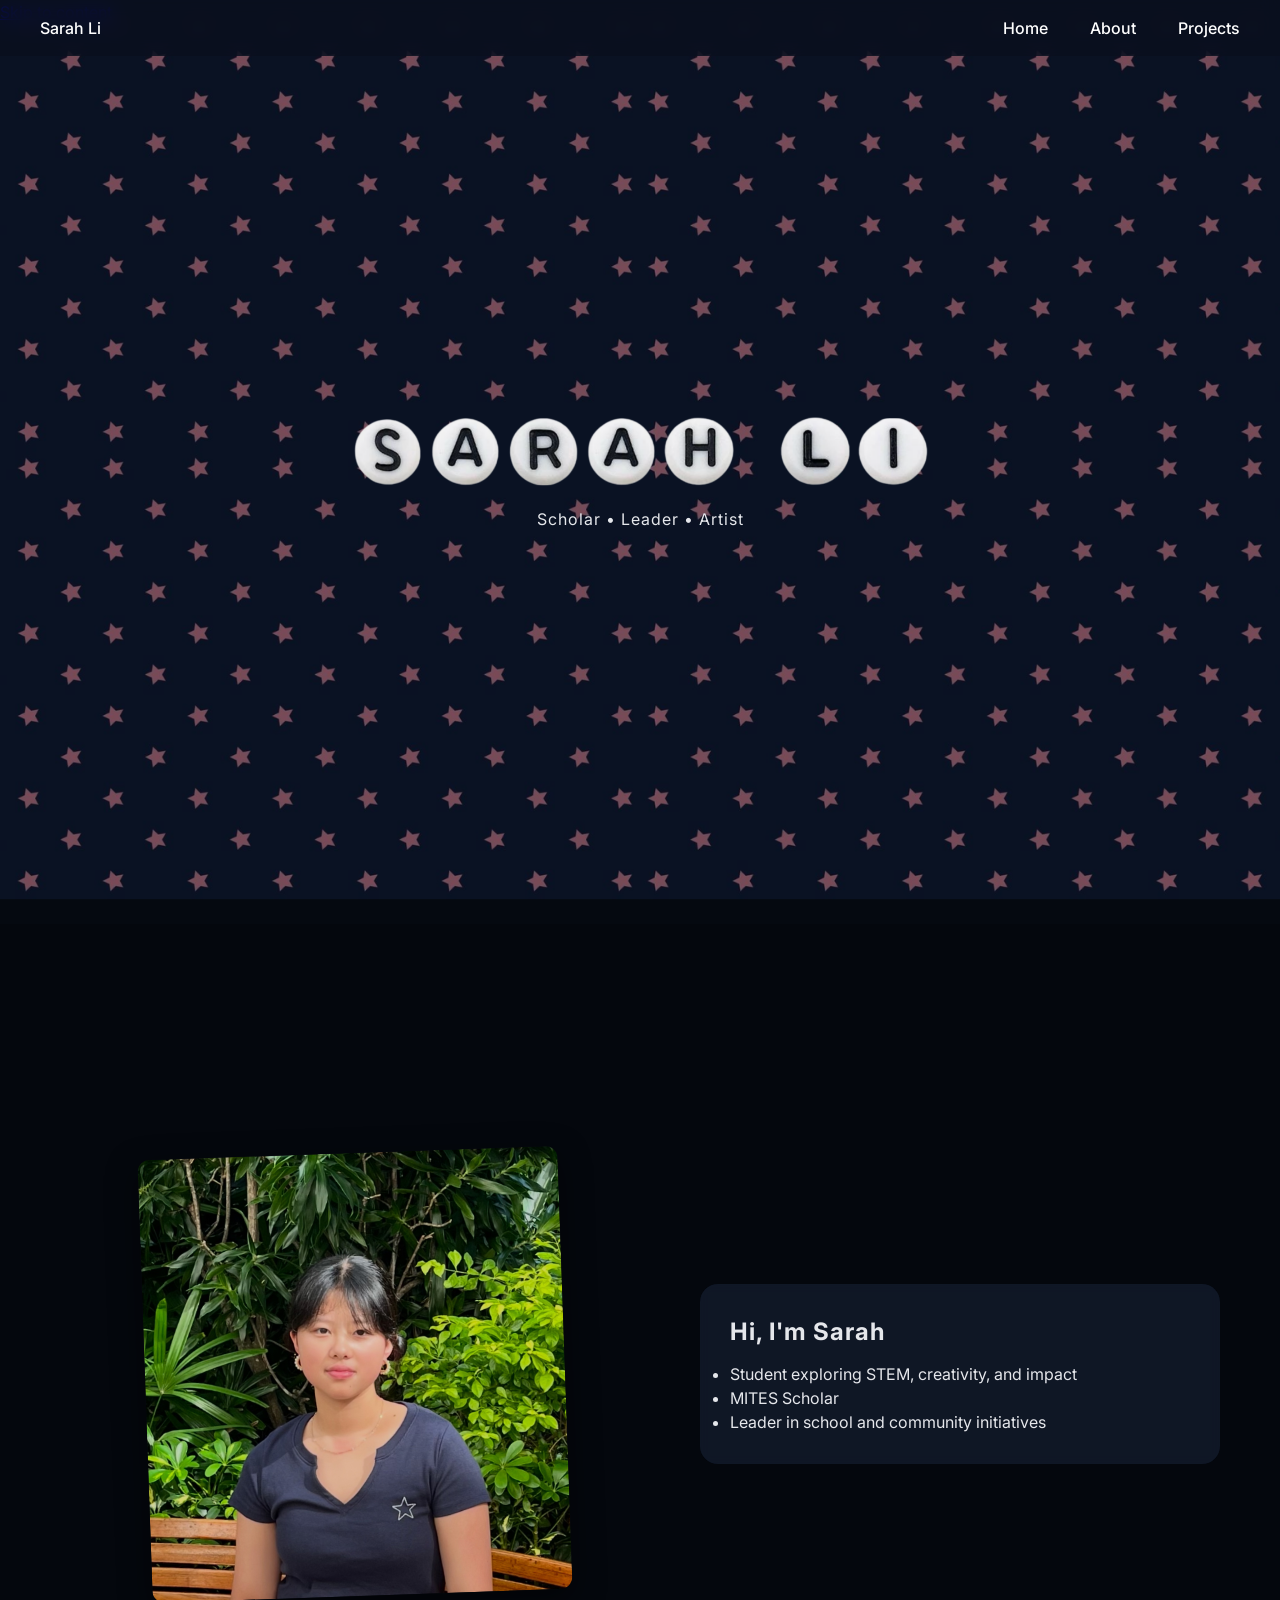
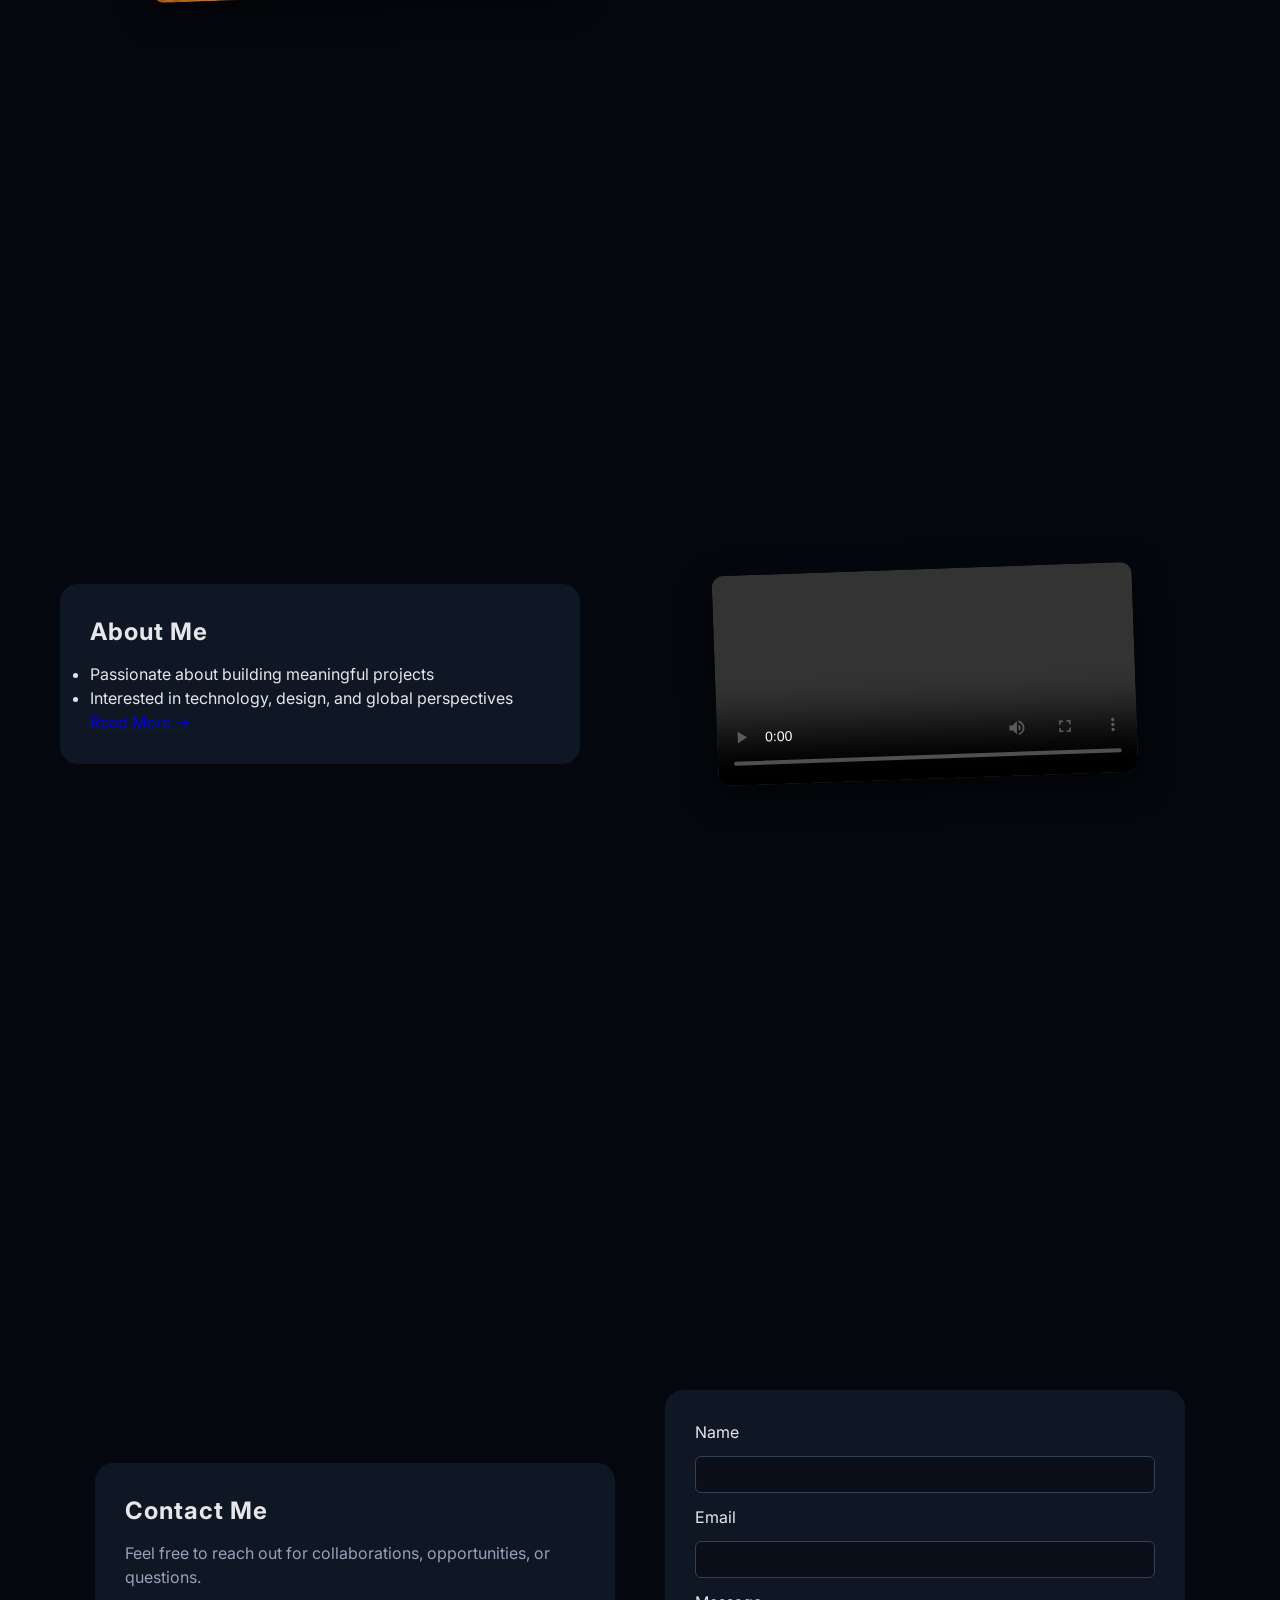
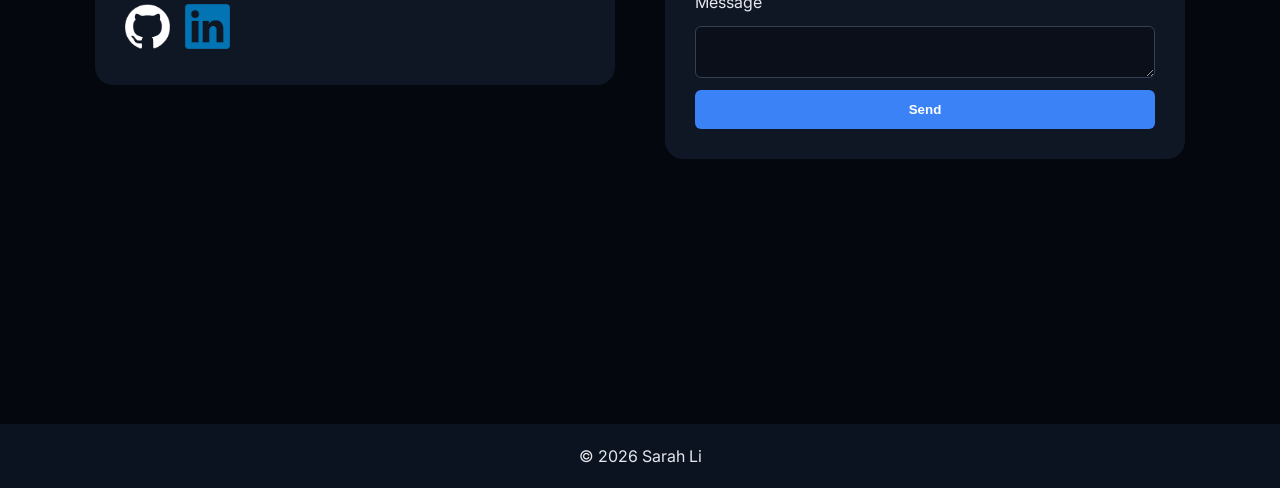
<file: index.html>
<!DOCTYPE html>
<html lang="en">
<head>
<meta charset="UTF-8">
<meta name="description" content="Sarah Li portfolio">
<meta name="viewport" content="width=device-width, initial-scale=1.0">

<title>Sarah Li | Portfolio</title>

<link rel="stylesheet" href="style.css">

<style>
h2 { letter-spacing: 1px; }
</style>
</head>

<body>

<a href="#main" class="skip-link">Skip to content</a>

<nav>
  <div class="nav-links">
    <a href="index.html">Sarah Li</a>
  </div>

  <div class="nav-links">
    <a href="index.html">Home</a>
    <a href="about.html">About</a>
    <a href="projects.html">Projects</a>
  </div>
</nav>

<main id="main">

<section class="hero">
    <div class="hero-overlay"></div>

    <div class="name-container">
        <img src="assets/name/S.png" class="letter" alt="S">
        <img src="assets/name/A.png" class="letter" alt="A">
        <img src="assets/name/R.png" class="letter" alt="R">
        <img src="assets/name/A2.png" class="letter" alt="A">
        <img src="assets/name/H.png" class="letter" alt="H">
        <span class="space"></span>
        <img src="assets/name/L.png" class="letter" alt="L">
        <img src="assets/name/I.png" class="letter" alt="I">
    </div>

    <p class="tagline" style="color:#e5e7eb; letter-spacing:1px;">
    Scholar • Leader • Artist
    </p>
</section>

<!-- INTRO -->
<section class="image-section intro-bg">
<div class="overlay"></div>

<div class="split-section">
    <div class="split-img">
        <img src="assets/profile.jpeg" alt="Profile Picture of Sarah Li">
    </div>

    <div class="split-right">
    <h2>Hi, I'm Sarah</h2>
    <ul>
        <li>Student exploring STEM, creativity, and impact</li>
        <li>MITES Scholar</li>
        <li>Leader in school and community initiatives</li>
    </ul>
</div>
</div>
</section>

<!-- ABOUT -->
<section class="image-section about-bg">
<div class="overlay"></div>

<div class="split-section split-reverse">
    <div class="split-img">
        <video src="assets/Academics.mp4" controls alt="Creative and academic work by Sarah Li"></video>
    </div>

    <div class="split-left">
    <h2>About Me</h2>
    <ul>
        <li>Passionate about building meaningful projects</li>
        <li>Interested in technology, design, and global perspectives</li>
    </ul>
    <a href="about.html">Read More →</a>
</div>
</div>
</section>

<!-- CONTACT -->
<section id="contact" class="image-section contact-bg">
<div class="overlay"></div>

<div class="split-left">
    <h2>Contact Me</h2>
    <p>Feel free to reach out for collaborations, opportunities, or questions.</p>

    <div class="social-icons">

        <!-- GitHub -->
        <a href="https://github.com/SarahLi25" target="_blank" rel="noopener noreferrer">
            <img src="assets/githubLogo.png" 
                 class="social-icon" 
                 alt="Visit Sarah Li's GitHub profile">
        </a>

        <!-- LinkedIn -->
        <a href="https://www.linkedin.com/in/sarah-li-873441270/" target="_blank" rel="noopener noreferrer">
            <img src="assets/linkedinLogo.png" 
                 class="social-icon" 
                 alt="Visit Sarah Li's LinkedIn profile">
        </a>

    </div>
</div>

<div class="split-right">
<form class="contact-form">
<label for="name">Name</label>
<input id="name" type="text" required>

<label for="email">Email</label>
<input id="email" type="email" required>

<label for="message">Message</label>
<textarea id="message" required></textarea>

<button type="submit">Send</button>
</form>
</div>

</section>

</main>

<footer>
<p>© 2026 Sarah Li</p>
</footer>

<script src="script.js"></script>

</body>
</html>
</file>
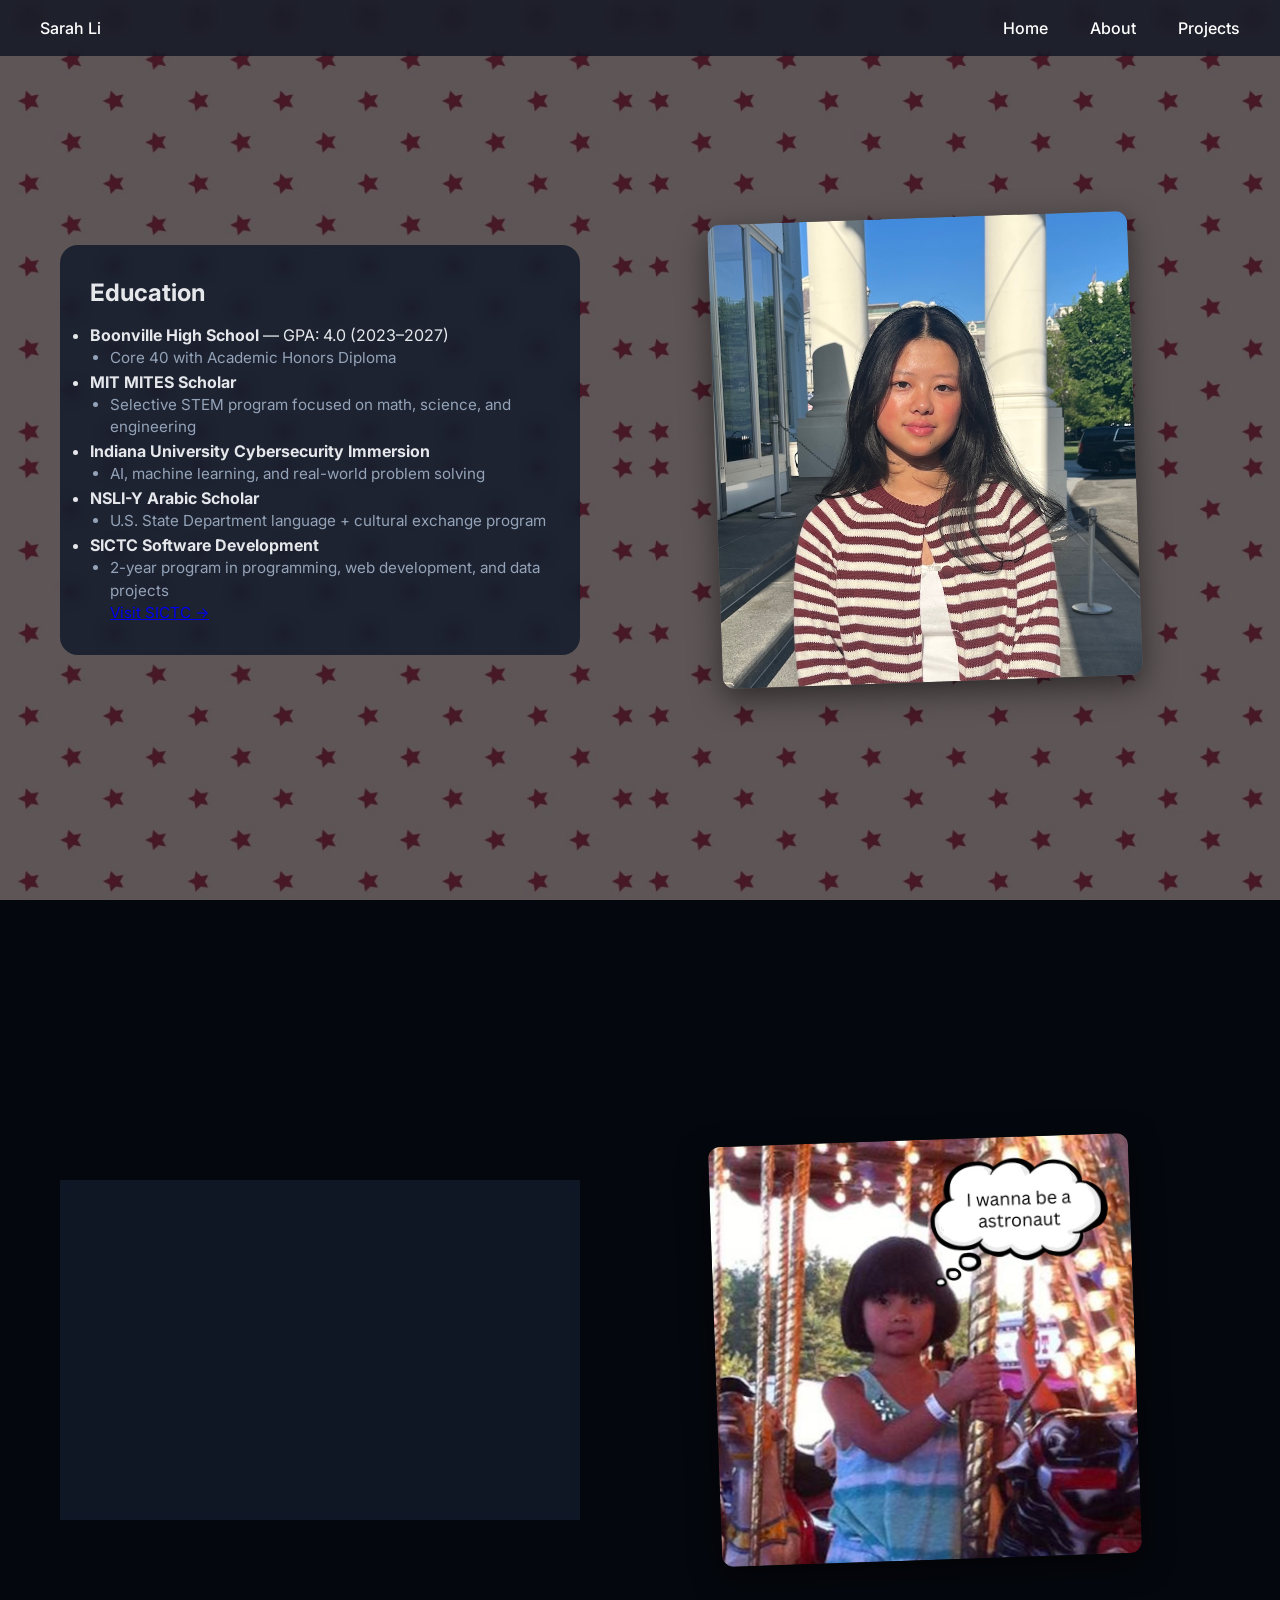
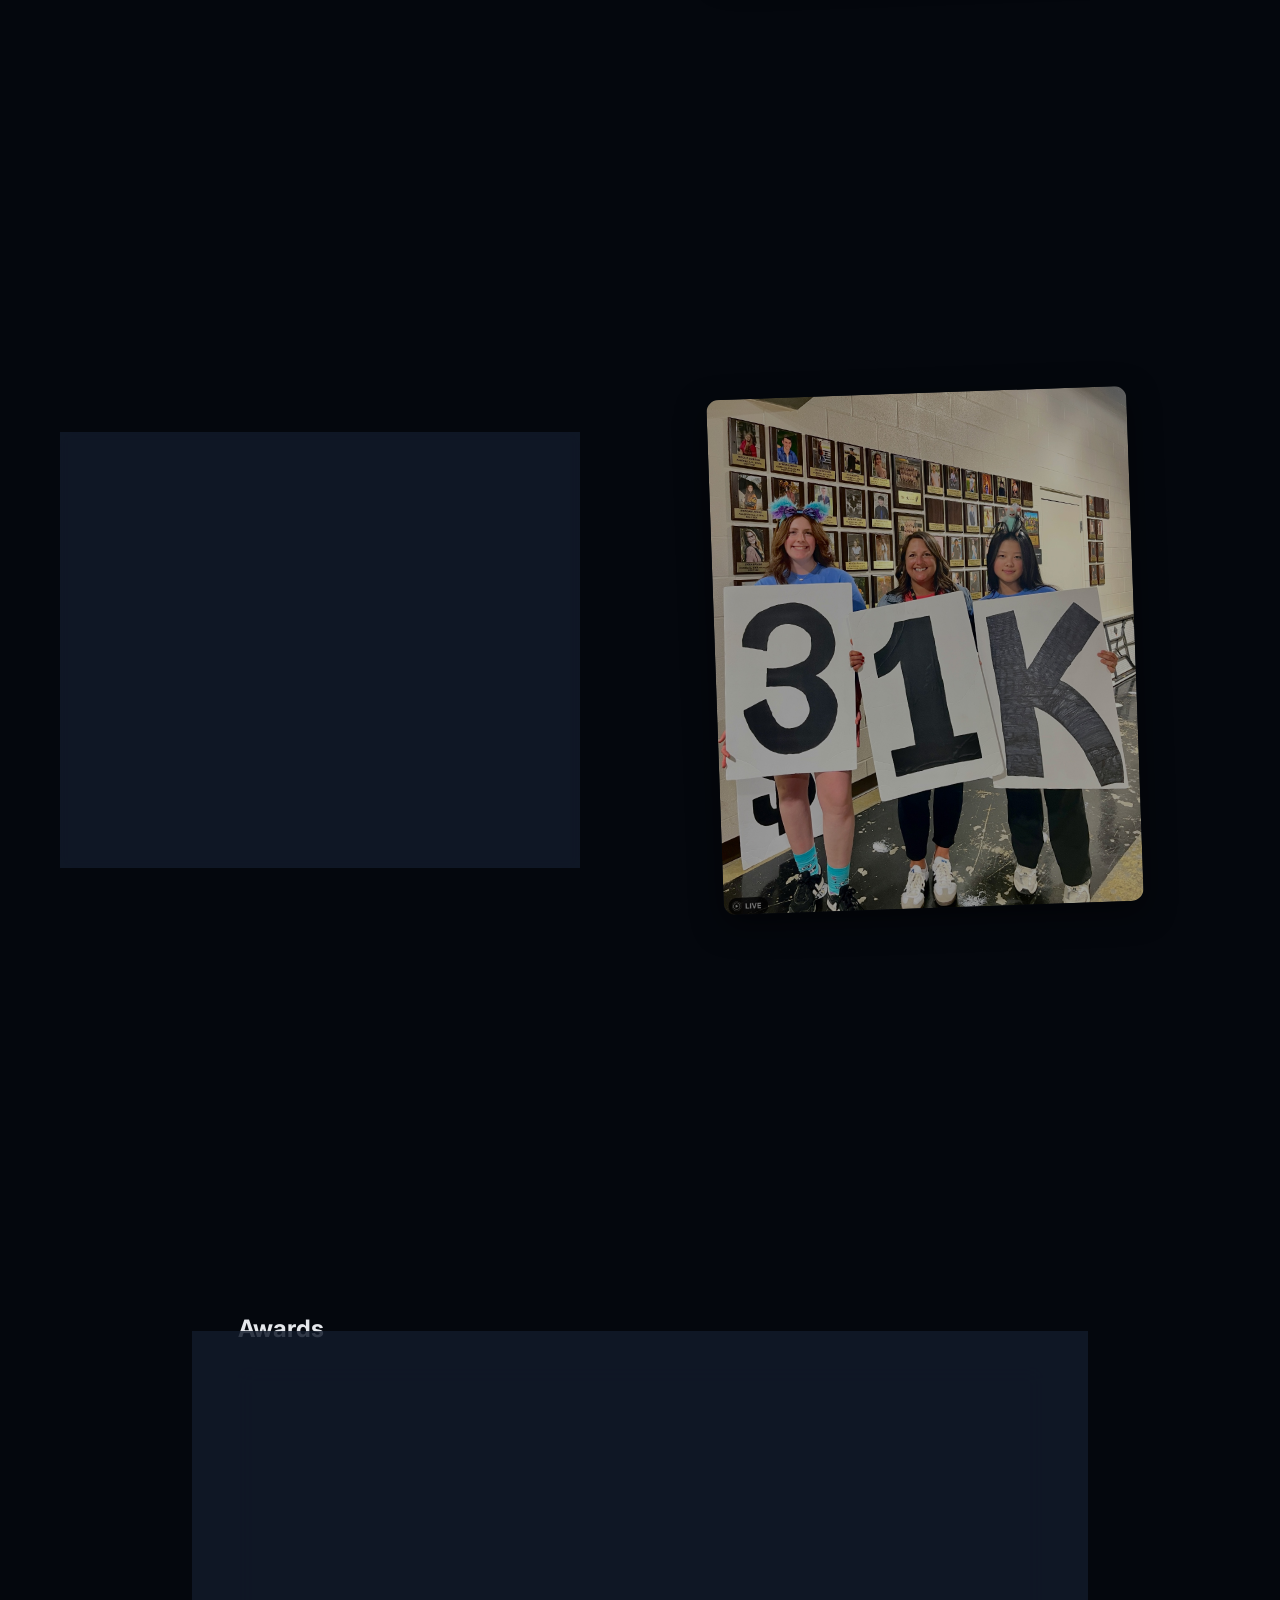
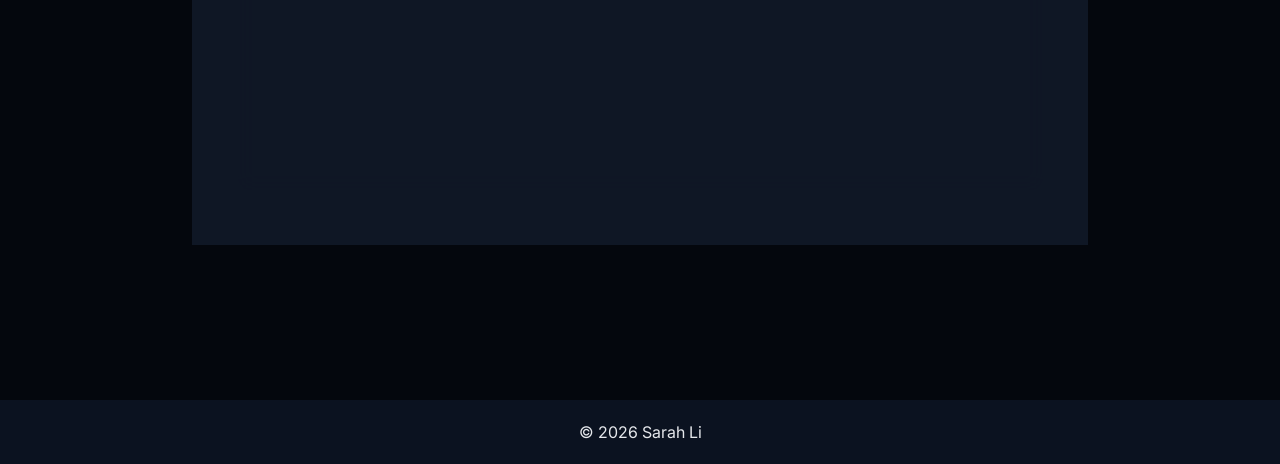
<file: about.html>
<!DOCTYPE html>
<html lang="en">
<head>
<meta charset="UTF-8">
<meta name="viewport" content="width=device-width, initial-scale=1.0">
<title>About | Sarah Li</title>
<link rel="stylesheet" href="style.css">
</head>

<body>

<nav>
  <div class="nav-links">
    <a href="index.html">Sarah Li</a>
  </div>

  <div class="nav-links">
    <a href="index.html">Home</a>
    <a href="about.html">About</a>
    <a href="projects.html">Projects</a>
  </div>
</nav>

<main>

<!-- ===== EDUCATION ===== -->
<section class="image-section intro-bg">
<div class="overlay"></div>

<div class="split-section">

<div class="split-left">
<h2>Education</h2>

<ul>
<li><strong>Boonville High School</strong> — GPA: 4.0 (2023–2027)</li>
<li class="subtext">Core 40 with Academic Honors Diploma</li>

<li><strong>MIT MITES Scholar</strong></li>
<li class="subtext">Selective STEM program focused on math, science, and engineering</li>

<li><strong>Indiana University Cybersecurity Immersion</strong></li>
<li class="subtext">AI, machine learning, and real-world problem solving</li>

<li><strong>NSLI-Y Arabic Scholar</strong></li>
<li class="subtext">U.S. State Department language + cultural exchange program</li>

<li><strong>SICTC Software Development</strong></li>
<li class="subtext">
    2-year program in programming, web development, and data projects<br>
    <a href="https://sictc.evscschools.com/" target="_blank">Visit SICTC →</a>
</li>
</ul>

</div>

<div class="split-img">
<img src="assets/about.jpeg" alt="Sarah Li">
</div>

</div>
</section>

<!-- ===== FUTURE GOALS ===== -->
<section class="image-section intro-bg">
<div class="overlay"></div>

<div class="split-section">

<div class="split-left">
<h2>Future Goals</h2>

<ul>
<li><strong>College & Higher Education</strong></li>
<li class="subtext">
Pursue higher education in STEM, business, or interdisciplinary studies
</li>

<li><strong>Technology & Finance Industry</strong></li>
<li class="subtext">
Interested in careers involving technology, innovation, analytics, and finance
</li>

<li><strong>Stay Creative and Curious</strong></li>
<li class="subtext">
Continue creating projects and initiatives that combine creativity, leadership, and problem solving
</li>

<li><strong>Go Sky-Diving!</strong></li>
</ul>

</div>

<div class="split-img">
<img src="assets/future.jpeg" alt="Future goals and aspirations">
</div>

</div>
</section>

<!-- ===== LEADERSHIP ===== -->
<section class="image-section about-bg">
<div class="overlay"></div>

<div class="split-section split-reverse">

<div class="split-img">
<img src="assets/leadership.jpeg" alt="Leadership activities">
</div>

<div class="split-right">
<h2>Leadership</h2>

<ul>
<li><strong>NHS President</strong></li>
<li class="subtext">Leads service initiatives and student engagement</li>

<li><strong>Riley Dance Marathon Leader</strong></li>
<li class="subtext">Helped raise $30,000+ for children's healthcare</li>

<li><strong>Class Officer (’27)</strong></li>
<li class="subtext">Organized events and fundraisers ($7,000+)</li>

<li><strong>BPA Founder</strong></li>
<li class="subtext">Built chapter and created leadership opportunities</li>

<li><strong>Speech & Debate Co-Founder</strong></li>
<li class="subtext">Established team and recruited members</li>

<li><strong>Math Team Captain</strong></li>
<li class="subtext">Leads practices and competition prep</li>

<li><strong>Student Council & NSA Ambassador</strong></li>
<li class="subtext">Supports school community and new students</li>
</ul>

</div>

</div>
</section>

<!-- ===== AWARDS ===== -->
<section class="image-section contact-bg">
<div class="overlay"></div>

<div class="split-section">

    <div class="content">

        <h2>Awards</h2>

        <table class="awards-table">

            <tr>
                <th>Award</th>
                <th>Details</th>
            </tr>

            <tr>
                <td><strong>Congressional App Challenge Winner (IN-08)</strong></td>
                <td>Civic Link — real-world community impact app</td>
            </tr>

            <tr>
                <td><strong>ABRSM Piano Distinction (Grade 6)</strong></td>
                <td>Advanced international music certification</td>
            </tr>

            <tr>
                <td><strong>American Legion Scholarship</strong></td>
                <td>School, district, and state recognition for leadership</td>
            </tr>

            <tr>
                <td><strong>Virginia Barnett Art Merit Award</strong></td>
                <td>Top 4 out of 900+ submissions</td>
            </tr>

            <tr>
                <td><strong>Published Article – Courier Press</strong></td>
                <td>Wrote on national blood shortage crisis</td>
            </tr>

            <tr>
                <td><strong>Red Cross Campaign Founder</strong></td>
                <td>Raised $500+ in first month</td>
            </tr>

            <tr>
                <td><strong>Nextech Catapult Internship</strong></td>
                <td>Technical training + project development experience</td>
            </tr>

        </table>

    </div>

</div>
</section>

</main>

<footer>
<p>© 2026 Sarah Li</p>
</footer>

</body>
</html>
</file>
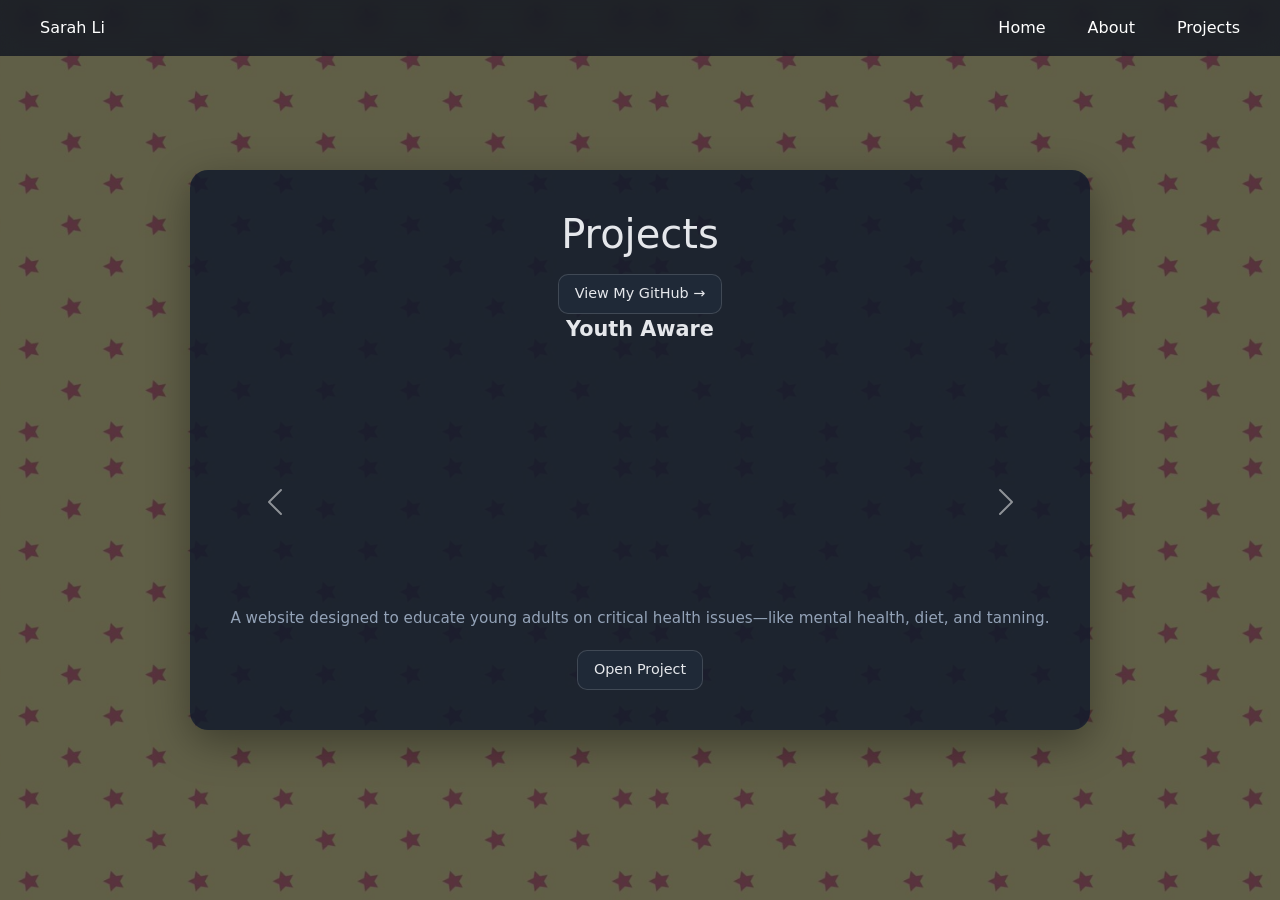
<file: projects.html>
<!DOCTYPE html>
<html lang="en">
<head>
<meta charset="UTF-8">
<meta name="viewport" content="width=device-width, initial-scale=1.0">
<title>Projects | Sarah Li</title>

<link rel="stylesheet" href="style.css">
<link href="https://cdn.jsdelivr.net/npm/bootstrap@5.3.0/dist/css/bootstrap.min.css" rel="stylesheet">
</head>

<body>

<nav>
  <div class="nav-links">
    <a href="index.html">Sarah Li</a>
  </div>

  <div class="nav-links">
    <a href="index.html">Home</a>
    <a href="about.html">About</a>
    <a href="projects.html">Projects</a>
  </div>
</nav>

<main class="image-section about-bg">
<div class="overlay"></div>

<div class="project-wrapper">

<h1>Projects</h1>

<a href="https://github.com/SarahLi25/Projects2026" target="_blank" class="project-btn">
    View My GitHub →
</a>

<div id="carouselExample" class="carousel slide" data-bs-ride="carousel">

<div class="carousel-inner">

  <!-- Youth Aware -->
  <div class="carousel-item active">
    <p class="project-title">Youth Aware</p>

    <iframe src="https://sarahli25.github.io/YouthAware/" class="project-embed"></iframe>

    <p class="project-description">
      A website designed to educate young adults on critical health issues—like mental health, diet, and tanning.
    </p>

    <a class="project-btn" href="https://sarahli25.github.io/YouthAware/" target="_blank">Open Project</a>
  </div>

  <!-- Backpack -->
  <div class="carousel-item">
    <p class="project-title">Backpack Through Time</p>

    <iframe src="https://sarahli25.github.io/BackpackThroughTime/" class="project-embed"></iframe>

    <p class="project-description">
      An interactive story game that takes players on a journey through history, making choices that shape the past and future.
    </p>

    <a class="project-btn" href="https://sarahli25.github.io/BackpackThroughTime/" target="_blank">Open Project</a>
  </div>

  <!-- Gabriel -->
  <div class="carousel-item">
    <p class="project-title">Which Gabriel Are You?</p>

    <iframe src="https://sarahli25.github.io/WhichGabrielAreYou/" class="project-embed"></iframe>

    <p class="project-description">
      A lighthearted personality quiz inspired by a dear friend, exploring different "Gabriel" types.
    </p>

    <a class="project-btn" href="https://sarahli25.github.io/WhichGabrielAreYou/" target="_blank">Open Project</a>
  </div>

  <!-- Pomodoro -->
  <div class="carousel-item">
    <p class="project-title">Pomodoro Timer</p>

    <iframe src="https://sarahli25.github.io/BlueThemedPomodoro/" class="project-embed"></iframe>

    <p class="project-description">
      A calming, blue-themed productivity timer that helps users stay focused with toggling themes and motivational quotes.
    </p>

    <a class="project-btn" href="https://sarahli25.github.io/BlueThemedPomodoro/" target="_blank">Open Project</a>
  </div>

  <!-- CivicLink -->
  <div class="carousel-item">
    <p class="project-title">CivicLink</p>

    <iframe src="https://machufay.github.io/Civic-Link/" class="project-embed"></iframe>

    <p class="project-description">
      A civic engagement platform that helps users understand local issues and connect with community resources. Won the Congressional App Challenge (IN-08) 2025
    </p>

    <a class="project-btn" href="https://machufay.github.io/Civic-Link/" target="_blank">Open Project</a>
  </div>

</div>

<!-- Controls -->
<button class="carousel-control-prev" type="button" data-bs-target="#carouselExample" data-bs-slide="prev">
  <span class="carousel-control-prev-icon"></span>
</button>

<button class="carousel-control-next" type="button" data-bs-target="#carouselExample" data-bs-slide="next">
  <span class="carousel-control-next-icon"></span>
</button>

</div>

</div>
</main>

<script src="https://cdn.jsdelivr.net/npm/bootstrap@5.3.0/dist/js/bootstrap.bundle.min.js"></script>

</body>
</html>
</file>
<file: style.css>
/* ===== FONT ===== */
@import url('https://fonts.googleapis.com/css2?family=Inter:wght@300;400;600&display=swap');

/* ===== ROOT ===== */
:root {
    --bg: #0b1220;
    --paper: rgba(18, 26, 43, 0.85);
    --text: #e5e7eb;
    --muted: #94a3b8;
    --accent: #3b82f6;
}

/* ===== RESET ===== */
* {
    margin: 0;
    padding: 0;
    box-sizing: border-box;
}

body {
    font-family: "Inter", sans-serif;
    color: var(--text);
    background: var(--bg);
    line-height: 1.5;
}

/* ===== NAVBAR (FIXED LAYOUT) ===== */
nav {
    position: fixed;
    top: 0;
    width: 100%;
    z-index: 1000;

    display: flex;
    align-items: center;
    justify-content: space-between;

    padding: 16px 40px;

    background: rgba(10, 15, 30, 0.75);
    backdrop-filter: blur(10px);
}

.logo {
    color: white;
    font-weight: 600;
    flex-shrink: 0;
}

.nav-links {
    display: flex;
    align-items: center;
    gap: 42px; /* more breathing room */
    flex-shrink: 0;
}

.nav-links a {
    color: white;
    text-decoration: none;
    font-weight: 500;
}

.nav-links a:hover {
    color: var(--accent);
    text-decoration: underline;
}

/* ===== HERO (FIXED NAME ALIGNMENT) ===== */
.hero {
    height: 100vh;

    display: flex;
    flex-direction: column;
    justify-content: center;
    align-items: center;

    background-image: url("assets/backgrounds/links.png");
    background-size: cover;
    background-position: center;
    background-attachment: fixed;

    position: relative;
    text-align: center;
}

.hero-overlay {
    position: absolute;
    inset: 0;
    background: rgba(0,0,0,0.5);
}

/* ===== NAME LETTERS FIX ===== */
.name-container {
    display: flex;
    flex-wrap: wrap;
    justify-content: center;
    align-items: center;
    gap: 8px;

    position: relative;
    z-index: 2;

    max-width: 90%;
}

.letter {
    height: 70px; /* slightly smaller = cleaner alignment */
    width: auto;
}

.space {
    width: 30px;
}

.tagline {
    margin-top: 20px;
    color: var(--muted);
    z-index: 2;
}

/* ===== PARALLAX SECTIONS ===== */
.image-section {
    position: relative;
    min-height: 100vh;

    display: flex;
    align-items: center;
    justify-content: center;

    background-size: cover;
    background-position: center;
    background-attachment: fixed;
}

/* ===== BACKGROUNDS ===== */
.intro-bg {
    background-image: url("assets/backgrounds/intro.png");
}

.about-bg {
    background-image: url("assets/backgrounds/about.png");
}

.contact-bg {
    background-image: url("assets/backgrounds/contact.png");
}

/* ===== OVERLAY ===== */
.overlay {
    position: absolute;
    inset: 0;
    background: rgba(0,0,0,0.6);
}

/* ===== SPLIT LAYOUT ===== */
.split-section {
    position: relative;
    z-index: 2;

    display: flex;
    align-items: center;
    justify-content: center;

    gap: 50px;
    padding: 80px 60px;
    width: 100%;
}

.split-reverse {
    flex-direction: row-reverse;
}

/* ===== TEXT BOXES ===== */
.split-left,
.split-right {
    flex: 1;

    background: var(--paper);
    padding: 30px;
    border-radius: 18px;

    backdrop-filter: blur(6px);
    max-width: 520px;
}

.split-left h2,
.split-right h2 {
    margin-bottom: 12px;
}

.split-left p,
.split-right p {
    color: var(--muted);
}

/* ===== IMAGES ===== */
.split-img {
    flex: 1;
    display: flex;
    justify-content: center;
}

.split-img img,
.split-img video,
.split-img iframe {
    width: 100%;
    max-width: 420px;
    border-radius: 12px;

    transform: rotate(-2deg);
    box-shadow: 0 10px 30px rgba(0,0,0,0.5);
}

/* ===== SUBTEXT ===== */
.subtext {
    margin-left: 20px;
    color: var(--muted);
    font-size: 0.95rem;
}

/* ===== PROJECTS ===== */
.project-wrapper {
    position: relative;
    z-index: 2;
    width: 100%;
    max-width: 900px;
    margin: 0 auto;
    padding: 40px 20px;
    text-align: center;
    background: var(--paper);
    border-radius: 18px;
    box-shadow: 0 12px 40px rgba(0,0,0,0.35);
    color: var(--text);
}

.project-title {
    font-size: 1.3rem;
    font-weight: 600;
    margin-bottom: 10px;
    color: var(--text);
}

.project-description {
    color: var(--muted);
    font-size: 0.95rem;
    margin: 12px 0;
}

/* ===== EMBEDS ===== */
.project-embed {
    width: 80%;
    height: 240px;
    border: none;
    border-radius: 14px;
    display: block;
    margin: 0 auto;
}

/* ===== BUTTON ===== */
.project-btn {
    display: inline-block;
    margin-top: 8px;
    padding: 8px 16px;

    background: #1f2937;
    color: var(--text);

    border: 1px solid rgba(255,255,255,0.15);
    border-radius: 10px;

    text-decoration: none;
    font-size: 0.9rem;

    transition: 0.2s ease;
}

.project-btn:hover {
    background: var(--accent);
    color: white;
}

/* ===== AWARDS TABLE (FINAL POLISHED VERSION) ===== */
.awards-table {
    width: 100%;
    border-collapse: collapse;
    margin-top: 20px;

    background: var(--paper);
    backdrop-filter: blur(10px);

    border-radius: 14px;
    overflow: hidden;

    box-shadow: 0 10px 30px rgba(0,0,0,0.35);
}

/* HEADER */
.awards-table th {
    padding: 14px 16px;
    text-align: left;

    background: rgba(0, 0, 0, 0.35);
    color: var(--text);

    font-weight: 600;
    letter-spacing: 0.5px;
}

/* CELLS */
.awards-table td {
    padding: 14px 16px;
    text-align: left;

    color: var(--muted);
    vertical-align: top;
}

/* ROW SEPARATION */
.awards-table tr {
    border-bottom: 1px solid rgba(255,255,255,0.08);
}

.awards-table tr:last-child {
    border-bottom: none;
}

/* HOVER EFFECT  */
.awards-table tr:hover {
    background: rgba(255,255,255,0.04);
    transition: 0.2s ease;
}

/* EMPHASIS INSIDE TABLE */
.awards-table strong {
    color: var(--text);
}

/* ===== CONTACT ===== */
#contact {
    position: relative;
    z-index: 2;

    display: flex;
    align-items: center;
    justify-content: center;

    gap: 50px;
    padding: 100px 60px;
}

/* ===== FORM ===== */
.contact-form {
    display: flex;
    flex-direction: column;
    gap: 12px;
}

.contact-form input,
.contact-form textarea {
    width: 100%;
    padding: 10px;

    border-radius: 6px;
    border: 1px solid #334155;

    background: rgba(0,0,0,0.3);
    color: var(--text);
}

.contact-form button {
    background: var(--accent);
    color: white;
    border: none;
    padding: 12px;
    border-radius: 6px;
    cursor: pointer;
    font-weight: 600;
}

/* ===== SOCIAL ===== */
.social-icons {
    display: flex;
    gap: 15px;
    margin-top: 15px;
}

.social-icon {
    width: 45px;
    transition: transform 0.2s;
}

.social-icon:hover {
    transform: scale(1.15);
}

/* ===== FOOTER ===== */
footer {
    text-align: center;
    padding: 20px;
}

/* ===== MOBILE ===== */
@media (max-width: 900px) {
    .split-section,
    #contact {
        flex-direction: column;
        text-align: center;
        padding: 60px 20px;
    }

    .nav-links {
        justify-content: center;
        width: 100%;
        margin-top: 10px;
    }

    .split-img img,
    .split-img video,
    .split-img iframe {
        max-width: 300px;
    }
}
</file>
